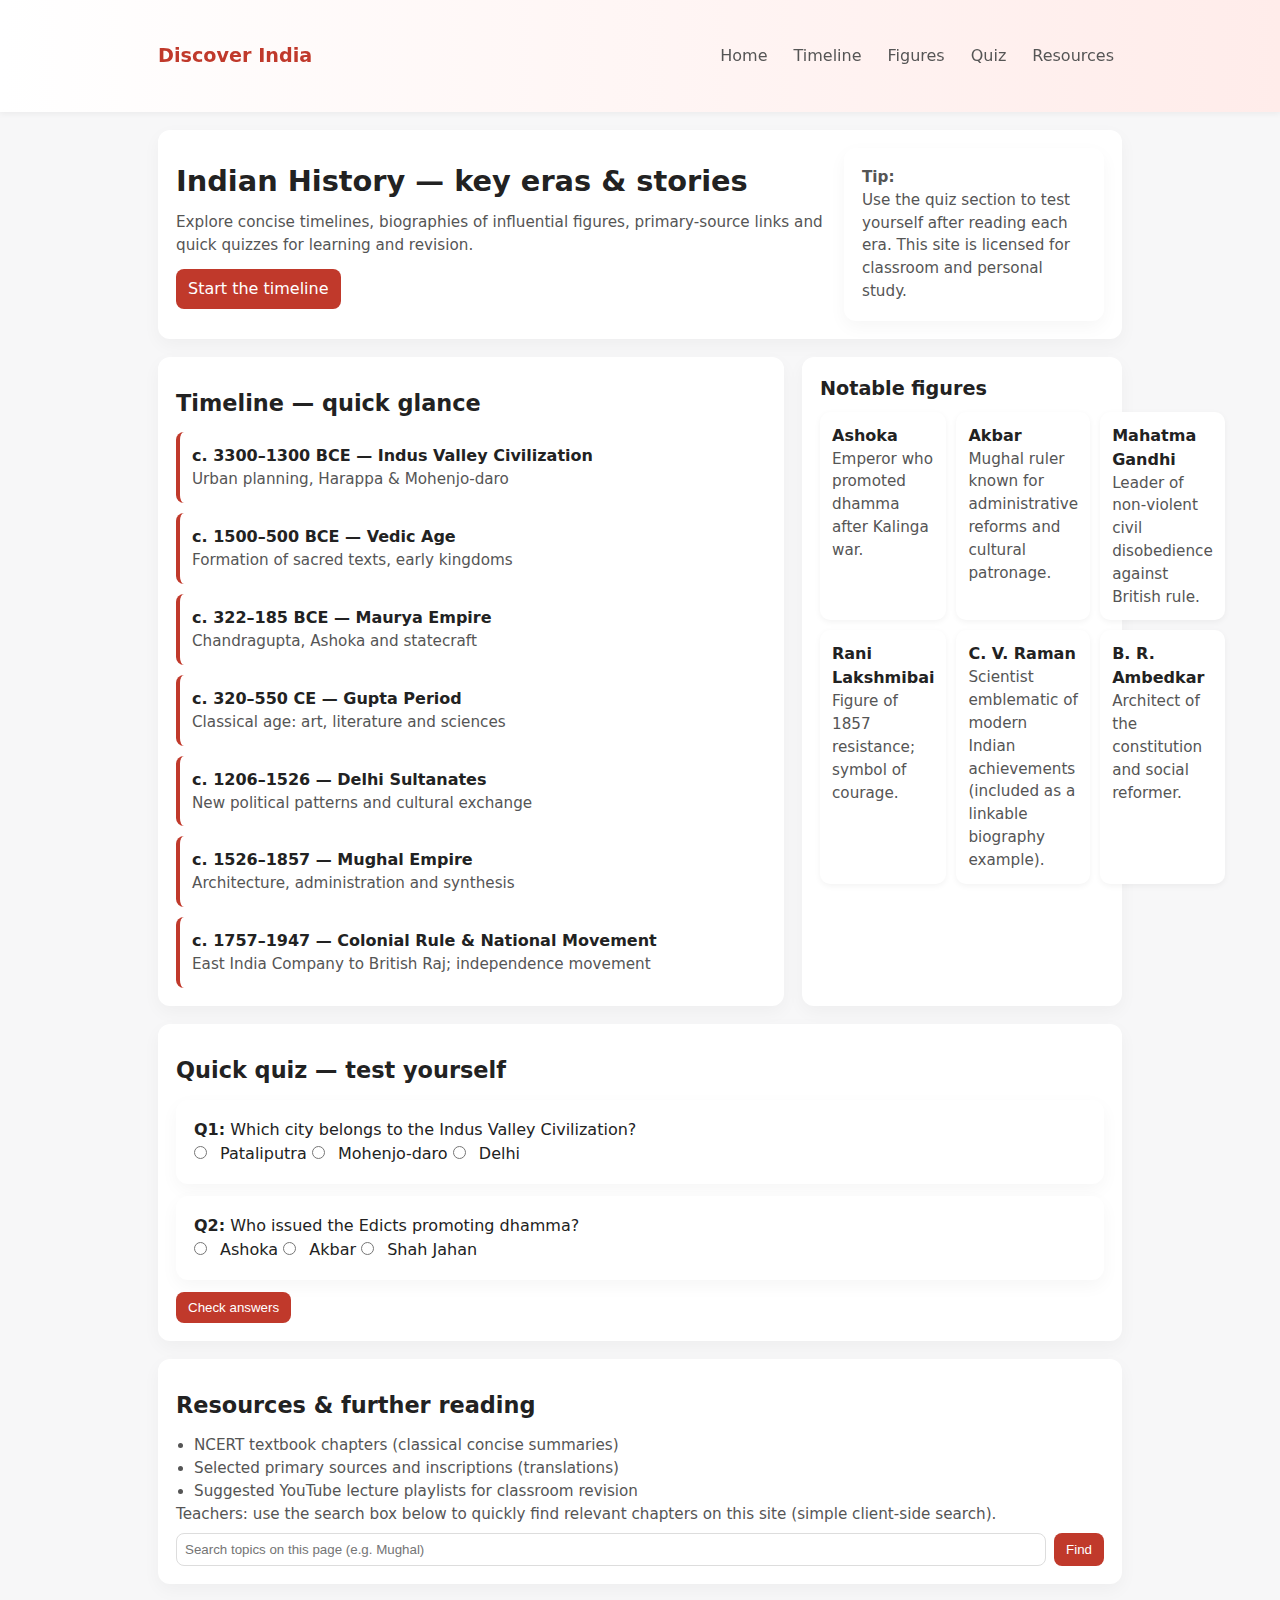
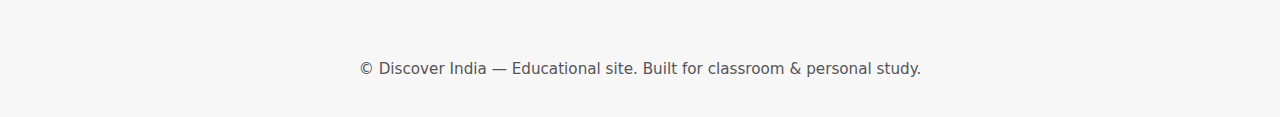
<file: Index.html>
<!doctype html>

<html lang="en">
<head>
  <meta charset="utf-8" />
  <meta name="viewport" content="width=device-width,initial-scale=1" />
  <title>Discover India — Indian History Portal</title>
  <meta name="description" content="A lightweight educational website about Indian History: timelines, biographies, maps, quizzes and resources." />
  <style>
    :root {
      --accent: #c0392b;
      --muted: #555;
      --bg: #f7f7f8;
      --card: #fff;
    }
    * { box-sizing: border-box; margin: 0; padding: 0; }
    body {
      font-family: system-ui, -apple-system, Segoe UI, Roboto, 'Helvetica Neue', Arial, sans-serif;
      line-height: 1.5;
      margin: 0;
      background: var(--bg);
      color: #222;
    }
    header {
      background: linear-gradient(90deg,#fff 0%,#ffecea 100%);
      padding: 18px 20px;
      box-shadow: 0 2px 6px rgba(0,0,0,.05);
      position: sticky;
      top: 0;
      z-index: 10;
    }
    .container { max-width: 1000px; margin: 0 auto; padding: 18px; }
    .brand { font-weight: 700; color: var(--accent); font-size: 1.2rem; }
    nav { display: flex; gap: 10px; align-items: center; }
    nav a { color: var(--muted); text-decoration: none; padding: 8px; border-radius: 8px; transition: background 0.3s; }
    nav a:hover { background: #fff; }.hero { padding: 40px 20px; background: linear-gradient(180deg, rgba(192,57,43,0.06), transparent); }
.grid { display: grid; grid-template-columns: 1fr; gap: 18px; }
@media(min-width:860px) { .grid { grid-template-columns: 1fr 320px; } }
.card { background: var(--card); padding: 18px; border-radius: 12px; box-shadow: 0 6px 18px rgba(0,0,0,.04); }
.timeline { display: flex; flex-direction: column; gap: 10px; }
.event { padding: 12px; border-left: 4px solid var(--accent); background: #fff; border-radius: 8px; }
h1 { margin: 0 0 8px 0; font-size: 1.8rem; }
h2 { margin: 12px 0; font-size: 1.4rem; }
h3 { margin-bottom: 8px; font-size: 1.2rem; }
.small { color: var(--muted); font-size: 0.95rem; }
.people { display: grid; grid-template-columns: repeat(2,1fr); gap: 10px; }
@media(min-width:560px) { .people { grid-template-columns: repeat(3,1fr); } }
.person { padding: 12px; border-radius: 10px; background: #fff; box-shadow: 0 2px 6px rgba(0,0,0,.05); }
footer { padding: 18px; text-align: center; color: var(--muted); font-size: 0.9rem; margin-top: 20px; }
.btn { display: inline-block; padding: 8px 12px; border-radius: 8px; background: var(--accent); color: #fff; text-decoration: none; cursor: pointer; border: none; }
.quiz-row { display: flex; flex-direction: column; gap: 12px; }
input[type=radio] { margin-right: 8px; }
.resources ul { margin: 0; padding-left: 18px; }
.search { display: flex; gap: 8px; margin-top: 8px; }
.search input { flex: 1; padding: 8px; border-radius: 8px; border: 1px solid #ddd; }

@keyframes pulse {
  0% { background-color: #fff; }
  50% { background-color: #ffecea; }
  100% { background-color: #fff; }
}

  </style>
</head>
<body>
  <header>
    <div class="container" style="display:flex;justify-content:space-between;align-items:center">
      <div class="brand">Discover India</div>
      <nav>
        <a href="#home">Home</a>
        <a href="#timeline">Timeline</a>
        <a href="#figures">Figures</a>
        <a href="#quiz">Quiz</a>
        <a href="#resources">Resources</a>
      </nav>
    </div>
  </header>  <main class="container">
    <section id="home" class="hero card">
      <div style="display:flex;gap:20px;align-items:center;flex-wrap:wrap">
        <div style="flex:1;min-width:220px">
          <h1>Indian History — key eras & stories</h1>
          <p class="small">Explore concise timelines, biographies of influential figures, primary-source links and quick quizzes for learning and revision.</p>
          <p style="margin-top:12px"><a class="btn" href="#timeline">Start the timeline</a></p>
        </div>
        <div style="width:260px;min-width:180px">
          <div class="card small" style="background:#fff">
            <strong>Tip:</strong>
            <p class="small">Use the quiz section to test yourself after reading each era. This site is licensed for classroom and personal study.</p>
          </div>
        </div>
      </div>
    </section><div class="grid" style="margin-top:18px">
  <section id="timeline" class="card">
    <h2>Timeline — quick glance</h2>
    <div class="timeline">
      <div class="event"><strong>c. 3300–1300 BCE — Indus Valley Civilization</strong><div class="small">Urban planning, Harappa & Mohenjo‑daro</div></div>
      <div class="event"><strong>c. 1500–500 BCE — Vedic Age</strong><div class="small">Formation of sacred texts, early kingdoms</div></div>
      <div class="event"><strong>c. 322–185 BCE — Maurya Empire</strong><div class="small">Chandragupta, Ashoka and statecraft</div></div>
      <div class="event"><strong>c. 320–550 CE — Gupta Period</strong><div class="small">Classical age: art, literature and sciences</div></div>
      <div class="event"><strong>c. 1206–1526 — Delhi Sultanates</strong><div class="small">New political patterns and cultural exchange</div></div>
      <div class="event"><strong>c. 1526–1857 — Mughal Empire</strong><div class="small">Architecture, administration and synthesis</div></div>
      <div class="event"><strong>c. 1757–1947 — Colonial Rule & National Movement</strong><div class="small">East India Company to British Raj; independence movement</div></div>
    </div>
  </section>

  <aside id="figures" class="card">
    <h3>Notable figures</h3>
    <div class="people">
      <div class="person">
        <strong>Ashoka</strong>
        <div class="small">Emperor who promoted dhamma after Kalinga war.</div>
      </div>
      <div class="person">
        <strong>Akbar</strong>
        <div class="small">Mughal ruler known for administrative reforms and cultural patronage.</div>
      </div>
      <div class="person">
        <strong>Mahatma Gandhi</strong>
        <div class="small">Leader of non‑violent civil disobedience against British rule.</div>
      </div>
      <div class="person">
        <strong>Rani Lakshmibai</strong>
        <div class="small">Figure of 1857 resistance; symbol of courage.</div>
      </div>
      <div class="person">
        <strong>C. V. Raman</strong>
        <div class="small">Scientist emblematic of modern Indian achievements (included as a linkable biography example).</div>
      </div>
      <div class="person">
        <strong>B. R. Ambedkar</strong>
        <div class="small">Architect of the constitution and social reformer.</div>
      </div>
    </div>
  </aside>
</div>

<section class="card" style="margin-top:18px">
  <h2 id="quiz">Quick quiz — test yourself</h2>
  <div id="quiz-area" class="quiz-row">
    <div class="card">
      <div><strong>Q1:</strong> Which city belongs to the Indus Valley Civilization?</div>
      <label><input type="radio" name="q1" value="a"> Pataliputra</label>
      <label><input type="radio" name="q1" value="b"> Mohenjo‑daro</label>
      <label><input type="radio" name="q1" value="c"> Delhi</label>
    </div>

    <div class="card">
      <div><strong>Q2:</strong> Who issued the Edicts promoting dhamma?</div>
      <label><input type="radio" name="q2" value="a"> Ashoka</label>
      <label><input type="radio" name="q2" value="b"> Akbar</label>
      <label><input type="radio" name="q2" value="c"> Shah Jahan</label>
    </div>

    <p><button class="btn" id="check">Check answers</button> <span id="score" style="margin-left:12px"></span></p>
  </div>
</section>

<section id="resources" class="card" style="margin-top:18px">
  <h2>Resources & further reading</h2>
  <div class="resources small">
    <ul>
      <li>NCERT textbook chapters (classical concise summaries)</li>
      <li>Selected primary sources and inscriptions (translations)</li>
      <li>Suggested YouTube lecture playlists for classroom revision</li>
    </ul>
    <p class="small">Teachers: use the search box below to quickly find relevant chapters on this site (simple client‑side search).</p>
    <div class="search">
      <input id="searchbox" placeholder="Search topics on this page (e.g. Mughal)" />
      <button class="btn" id="do-search">Find</button>
    </div>
  </div>
</section>

  </main>  <footer>
    <div class="container small">© Discover India — Educational site. Built for classroom & personal study.</div>
  </footer>  <script>
    document.getElementById('check').addEventListener('click',function(){
      let score=0; if(document.querySelector('input[name=q1]:checked')?.value==='b') score++;
      if(document.querySelector('input[name=q2]:checked')?.value==='a') score++;
      document.getElementById('score').textContent = 'Score: ' + score + ' / 2';
    });

    document.getElementById('do-search').addEventListener('click',function(){
      const q = document.getElementById('searchbox').value.trim().toLowerCase();
      if(!q){alert('Type a search term (e.g. "Ashoka", "Mughal")');return}
      const matches = Array.from(document.querySelectorAll('main')).filter(n=>n.textContent.toLowerCase().includes(q));
      if(matches.length) { matches[0].scrollIntoView({behavior:'smooth'}); matches[0].style.animation='pulse 1s'; setTimeout(()=>matches[0].style.animation='',1200)} else alert('No matching text found on page.');
    });
  </script></body>
</html>
</file>
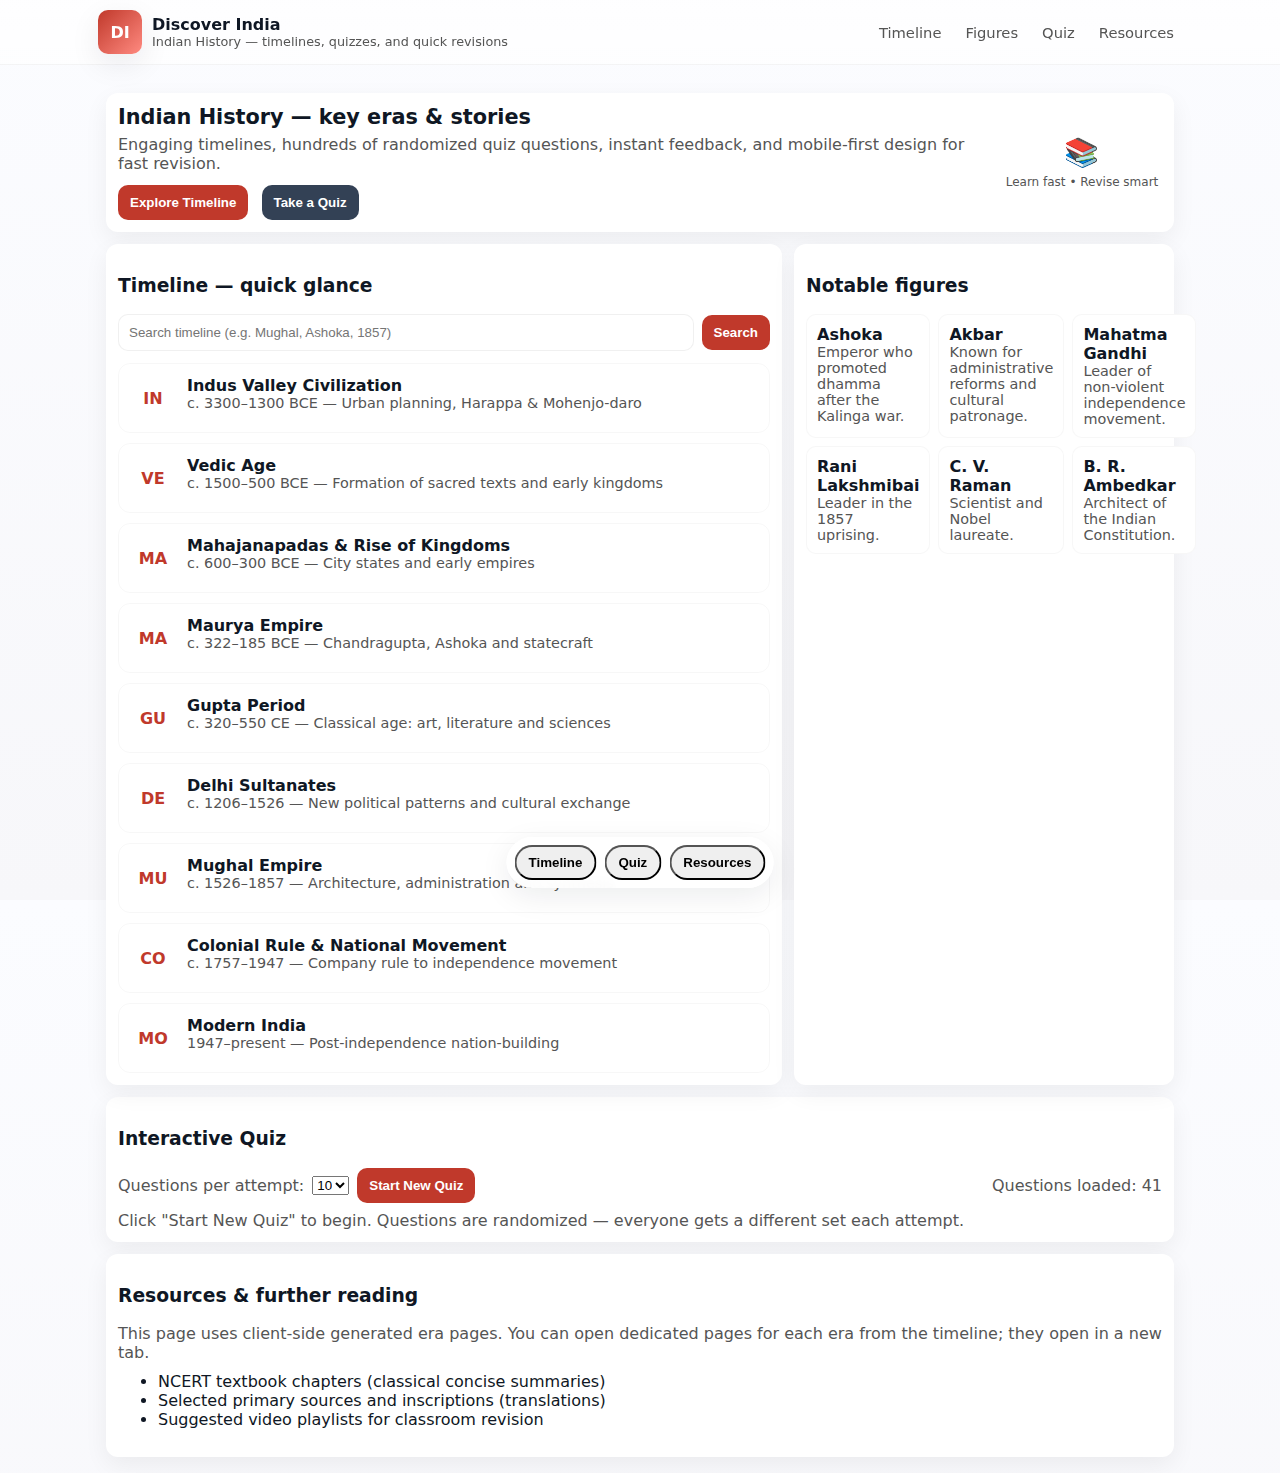
<file: index.html>
<!doctype html>

<html lang="en">
<head>
  <meta charset="utf-8" />
  <meta name="viewport" content="width=device-width,initial-scale=1,viewport-fit=cover" />
  <title>Discover India — Indian History Portal</title>
  <meta name="description" content="A lightweight educational website about Indian History: timelines, biographies, maps, quizzes and resources." />
  <style>
    :root{
      --accent:#c0392b;--muted:#555;--bg:#fbfbfc;--card:#ffffff;--glass:rgba(255,255,255,0.6);
      --radius:14px;--gap:14px;--shadow:0 10px 30px rgba(16,24,40,0.08);
      --max-width:1100px;
    }
    *{box-sizing:border-box}
    html,body{height:100%}
    body{
      margin:0;font-family:Inter, system-ui, -apple-system, 'Segoe UI', Roboto, 'Helvetica Neue', Arial;
      background:linear-gradient(180deg,#fbfcff 0%,#f7f7fa 100%);color:#0f1724;-webkit-font-smoothing:antialiased;-moz-osx-font-smoothing:grayscale;
      -webkit-text-size-adjust:100%;
    }/* Layout */
.wrap{max-width:var(--max-width);margin:0 auto;padding:16px}
header{position:sticky;top:0;backdrop-filter:blur(6px);background:linear-gradient(180deg,rgba(255,255,255,0.72),rgba(255,255,255,0.6));border-bottom:1px solid rgba(0,0,0,0.04);z-index:40}
.header-inner{display:flex;align-items:center;gap:12px;justify-content:space-between;padding:10px 8px}
.brand{display:flex;align-items:center;gap:10px}
.logo{width:44px;height:44px;border-radius:10px;background:linear-gradient(135deg,var(--accent),#ff8a80);box-shadow:var(--shadow);display:flex;align-items:center;justify-content:center;color:#fff;font-weight:700}
.brand h1{font-size:1rem;margin:0}
nav{display:flex;gap:8px;align-items:center}
nav a{font-size:0.92rem;color:var(--muted);text-decoration:none;padding:8px;border-radius:10px}

/* Hero */
.hero{margin-top:12px;background:linear-gradient(180deg,rgba(255,255,255,0.7),rgba(255,255,255,0.9));padding:18px;border-radius:var(--radius);box-shadow:var(--shadow);display:flex;gap:12px;align-items:center}
.hero-left{flex:1}
.hero h2{margin:0 0 6px 0;font-size:1.3rem}
.hero p{margin:0;color:var(--muted)}
.cta{margin-top:12px}

/* Responsive grid */
.grid{display:grid;grid-template-columns:1fr;gap:12px;margin-top:12px}
@media(min-width:880px){.grid{grid-template-columns:2fr 380px}}
.card{background:var(--card);border-radius:12px;padding:12px;box-shadow:0 8px 24px rgba(2,6,23,0.06)}

/* Timeline */
.timeline{display:flex;flex-direction:column;gap:10px}
.timeline-item{display:flex;flex-direction:row;gap:12px;align-items:flex-start;padding:12px;border-radius:12px;border:1px solid rgba(0,0,0,0.03);cursor:pointer}
.ti-bullet{width:44px;height:44px;border-radius:10px;background:linear-gradient(135deg,#fff,min(#fff,#fff));display:flex;align-items:center;justify-content:center;font-weight:700;color:var(--accent);flex-shrink:0}
.ti-body{flex:1}
.ti-title{font-weight:700;font-size:1rem}
.ti-sub{font-size:0.9rem;color:var(--muted)}

/* Figures grid */
.people{display:grid;grid-template-columns:repeat(2,1fr);gap:8px}
@media(min-width:560px){.people{grid-template-columns:repeat(3,1fr)}}
.person{padding:10px;border-radius:10px;background:linear-gradient(180deg,#fff,#fff);border:1px solid rgba(0,0,0,0.03)}

/* Quiz */
.quiz-toolbar{display:flex;gap:8px;align-items:center;flex-wrap:wrap;margin-bottom:8px}
.btn{background:var(--accent);color:#fff;border:none;padding:10px 12px;border-radius:10px;font-weight:600;cursor:pointer}
.muted{color:var(--muted)}
.q-card{padding:12px;border-radius:10px;border:1px solid rgba(0,0,0,0.04);background:linear-gradient(180deg,#fff,#fff)}
.options{display:flex;flex-direction:column;gap:8px;margin-top:8px}
.opt{display:flex;align-items:center;gap:10px;padding:10px;border-radius:10px;border:1px solid rgba(0,0,0,0.04);cursor:pointer}
.opt.correct{background:linear-gradient(90deg,rgba(16,185,129,0.12),rgba(16,185,129,0.06));border-color:rgba(16,185,129,0.3)}
.opt.wrong{background:linear-gradient(90deg,rgba(239,68,68,0.08),rgba(239,68,68,0.04));border-color:rgba(239,68,68,0.25)}
.opt.disabled{opacity:0.7;pointer-events:none}
.feedback{font-weight:700;margin-top:8px}

/* Search */
.search-row{display:flex;gap:8px;align-items:center;margin-top:8px}
.search-row input{flex:1;padding:10px;border-radius:10px;border:1px solid rgba(0,0,0,0.06)}
.highlight{background:linear-gradient(90deg,#fff3cd,#fff9e6);padding:2px 6px;border-radius:6px}

/* bottom nav for mobile */
.bottom-nav{position:fixed;left:50%;transform:translateX(-50%);bottom:12px;background:rgba(255,255,255,0.95);backdrop-filter:blur(6px);display:flex;gap:8px;padding:8px;border-radius:999px;box-shadow:0 8px 30px rgba(15,23,42,0.08);z-index:50}
.bn-item{padding:8px 12px;border-radius:999px;font-weight:600}

/* small screens */
@media(max-width:480px){
  .hero{flex-direction:column;align-items:flex-start}
  .brand h1{font-size:0.92rem}
  .ti-bullet{width:48px;height:48px}
  .wrap{padding:12px}
  .card{padding:10px}
}

/* accessibility */
:focus{outline:3px solid rgba(192,57,43,0.18);outline-offset:2px}

  </style>
</head>
<body>
  <header>
    <div class="wrap header-inner">
      <div class="brand">
        <div class="logo">DI</div>
        <div>
          <h1>Discover India</h1>
          <div style="font-size:0.8rem;color:var(--muted)">Indian History — timelines, quizzes, and quick revisions</div>
        </div>
      </div>
      <nav aria-label="Main navigation">
        <a href="#timeline">Timeline</a>
        <a href="#figures">Figures</a>
        <a href="#quiz">Quiz</a>
        <a href="#resources">Resources</a>
      </nav>
    </div>
  </header>  <main class="wrap" id="main">
    <section class="hero card" aria-labelledby="hero-title">
      <div class="hero-left">
        <h2 id="hero-title">Indian History — key eras & stories</h2>
        <p class="muted">Engaging timelines, hundreds of randomized quiz questions, instant feedback, and mobile-first design for fast revision.</p>
        <div class="cta" style="margin-top:12px">
          <button class="btn" onclick="document.getElementById('timeline').scrollIntoView({behavior:'smooth'})">Explore Timeline</button>
          <button class="btn" style="background:#334155;margin-left:8px" onclick="document.getElementById('quiz').scrollIntoView({behavior:'smooth'})">Take a Quiz</button>
        </div>
      </div>
      <div style="width:160px;display:flex;align-items:center;justify-content:center">
        <div style="text-align:center">
          <div style="font-size:28px;font-weight:800;color:var(--accent)">📚</div>
          <div class="muted" style="font-size:12px;margin-top:6px">Learn fast • Revise smart</div>
        </div>
      </div>
    </section><div class="grid">
  <section id="timeline" class="card" aria-labelledby="timeline-heading">
    <h3 id="timeline-heading">Timeline — quick glance</h3>
    <div style="margin-top:8px" class="search-row">
      <input id="timeline-search" placeholder="Search timeline (e.g. Mughal, Ashoka, 1857)" aria-label="Search timeline" />
      <button class="btn" onclick="doTimelineSearch()">Search</button>
    </div>
    <div style="margin-top:12px" class="timeline" id="timeline-list" role="list">
      <!-- timeline items injected by JS -->
    </div>
  </section>

  <aside id="figures" class="card" aria-labelledby="figures-heading">
    <h3 id="figures-heading">Notable figures</h3>
    <div style="margin-top:8px" class="people" id="figures-list">
      <!-- figures injected by JS -->
    </div>
  </aside>

</div>

<section id="quiz" class="card" style="margin-top:12px" aria-labelledby="quiz-heading">
  <h3 id="quiz-heading">Interactive Quiz</h3>
  <div class="quiz-toolbar">
    <label class="muted">Questions per attempt:</label>
    <select id="quiz-count">
      <option value="5">5</option>
      <option value="10" selected>10</option>
      <option value="20">20</option>
    </select>
    <button class="btn" id="start-quiz">Start New Quiz</button>
    <div style="margin-left:auto" class="muted" id="quiz-stats">Questions loaded: <span id="bank-size">0</span></div>
  </div>

  <div id="quiz-area">
    <div class="muted">Click "Start New Quiz" to begin. Questions are randomized — everyone gets a different set each attempt.</div>
  </div>
</section>

<section id="resources" class="card" style="margin-top:12px">
  <h3>Resources & further reading</h3>
  <div style="margin-top:8px" class="muted">This page uses client-side generated era pages. You can open dedicated pages for each era from the timeline; they open in a new tab.</div>
  <ul style="margin-top:10px">
    <li>NCERT textbook chapters (classical concise summaries)</li>
    <li>Selected primary sources and inscriptions (translations)</li>
    <li>Suggested video playlists for classroom revision</li>
  </ul>
</section>

  </main>  <div class="bottom-nav" role="navigation" aria-label="Quick actions">
    <button class="bn-item" onclick="document.getElementById('timeline').scrollIntoView({behavior:'smooth'})">Timeline</button>
    <button class="bn-item" onclick="document.getElementById('quiz').scrollIntoView({behavior:'smooth'})">Quiz</button>
    <button class="bn-item" onclick="document.getElementById('resources').scrollIntoView({behavior:'smooth'})">Resources</button>
  </div>  <script>
    /*******************************
     * Data (eras & figures)
     *******************************/
    const ERAS = [
      {id:'indus',title:'Indus Valley Civilization',period:'c. 3300–1300 BCE',desc:'Urban planning, Harappa & Mohenjo-daro'},
      {id:'vedic',title:'Vedic Age',period:'c. 1500–500 BCE',desc:'Formation of sacred texts and early kingdoms'},
      {id:'mahajanapada',title:'Mahajanapadas & Rise of Kingdoms',period:'c. 600–300 BCE',desc:'City states and early empires'},
      {id:'maurya',title:'Maurya Empire',period:'c. 322–185 BCE',desc:'Chandragupta, Ashoka and statecraft'},
      {id:'gupta',title:'Gupta Period',period:'c. 320–550 CE',desc:'Classical age: art, literature and sciences'},
      {id:'sultanate',title:'Delhi Sultanates',period:'c. 1206–1526',desc:'New political patterns and cultural exchange'},
      {id:'mughal',title:'Mughal Empire',period:'c. 1526–1857',desc:'Architecture, administration and synthesis'},
      {id:'colonial',title:'Colonial Rule & National Movement',period:'c. 1757–1947',desc:'Company rule to independence movement'},
      {id:'modern',title:'Modern India',period:'1947–present',desc:'Post-independence nation-building'}
    ];

    const FIGURES = [
      {name:'Ashoka',era:'Maurya',note:'Emperor who promoted dhamma after the Kalinga war.'},
      {name:'Akbar',era:'Mughal',note:'Known for administrative reforms and cultural patronage.'},
      {name:'Mahatma Gandhi',era:'Modern',note:'Leader of non-violent independence movement.'},
      {name:'Rani Lakshmibai',era:'Colonial',note:'Leader in the 1857 uprising.'},
      {name:'C. V. Raman',era:'Modern',note:'Scientist and Nobel laureate.'},
      {name:'B. R. Ambedkar',era:'Modern',note:'Architect of the Indian Constitution.'}
    ];

    /*******************************
     * Programmatically generate a large question bank
     * so "hundreds" of questions exist without listing them manually.
     *******************************/
    const eraNames = ERAS.map(e=>e.title);
    const figureNames = FIGURES.map(f=>f.name);
    const cities = ['Mohenjo-daro','Harappa','Pataliputra','Taxila','Ujjain','Delhi','Calicut','Agra','Varanasi','Madurai'];

    // Simple templates
    const templates = [
      q=>({q:`Which city is associated with the ${q.era}?`,opts:shuffle([q.city,randomFrom(cities),randomFrom(cities)]),a:q.city}),
      q=>({q:`In which period did the ${q.era} take place?`,opts:shuffle([q.period,randomFrom(ERAS).period,randomFrom(ERAS).period]),a:q.period}),
      q=>({q:`Who is a notable figure from the ${q.era}?`,opts:shuffle([q.figure,randomFrom(figureNames),randomFrom(figureNames)]),a:q.figure}),
      q=>({q:`Which of these is true about the ${q.era}?`,opts:shuffle([q.desc,randomFrom(ERAS).desc,randomFrom(ERAS).desc]),a:q.desc}),
    ];

    function randomFrom(arr){return arr[Math.floor(Math.random()*arr.length)]}
    function shuffle(arr){return arr.slice().sort(()=>Math.random()-0.5)}

    // Build bank
    let questionBank = [];
    ERAS.forEach((era,i)=>{
      const city = cities[i % cities.length];
      const relatedFigures = FIGURES.filter(f=>f.era.toLowerCase().includes(era.title.split(' ')[0].toLowerCase()));
      const figure = relatedFigures.length? relatedFigures[0].name : randomFrom(figureNames);
      const base = {era:era.title,period:era.period,desc:era.desc,city,figure};
      // generate multiple from templates
      for(let t=0;t<30;t++){
        const temp = templates[t % templates.length];
        questionBank.push(temp(base));
      }
    });

    // add some handcrafted classic MCQs
    const handcrafted = [
      {q:'Which ancient script is associated with the Indus Valley?',opts:['Harappan script','Brahmi','Devanagari'],a:'Harappan script'},
      {q:'Who wrote the Arthashastra?',opts:['Chanakya','Kalidasa','Kautilya'],a:'Chanakya'},
      {q:'The battle of Plassey was fought in?',opts:['1757','1857','1947'],a:'1757'},
      {q:'Who was the first President of India?',opts:['Rajendra Prasad','Dr. S. Radhakrishnan','Zakir Hussain'],a:'Rajendra Prasad'},
      {q:'Which monument was built by Shah Jahan?',opts:['Taj Mahal','Qutub Minar','Gateway of India'],a:'Taj Mahal'}
    ];
    questionBank = questionBank.concat(handcrafted);

    // dedupe and finalize
    questionBank = Array.from(new Map(questionBank.map(q=>[q.q+q.a, q]))).map(k=>k[1]);

    // expose bank size
    document.getElementById('bank-size').textContent = questionBank.length;

    /*******************************
     * Render timeline and figures
     *******************************/
    const timelineList = document.getElementById('timeline-list');
    ERAS.forEach(era=>{
      const item = document.createElement('div');
      item.className = 'timeline-item';
      item.setAttribute('role','listitem');
      item.innerHTML = `
        <div class="ti-bullet">${era.title.split(' ')[0].slice(0,2).toUpperCase()}</div>
        <div class="ti-body">
          <div class="ti-title">${era.title}</div>
          <div class="ti-sub">${era.period} — ${era.desc}</div>
        </div>
      `;
      item.addEventListener('click',()=>openEraPage(era));
      timelineList.appendChild(item);
    });

    const figuresList = document.getElementById('figures-list');
    FIGURES.forEach(f=>{
      const el = document.createElement('div'); el.className='person';
      el.innerHTML = `<strong>${f.name}</strong><div class="muted" style="font-size:0.9rem">${f.note}</div>`;
      figuresList.appendChild(el);
    });

    /*******************************
     * Era page generator (opens in new tab as data URL)
     *******************************/
    function openEraPage(era){
      const html = `<!doctype html><html><head><meta charset="utf-8"><meta name="viewport" content="width=device-width,initial-scale=1"><title>${escapeHtml(era.title)}</title><style>body{font-family:Arial,Helvetica,sans-serif;padding:18px;background:#fbfbfd;color:#0b1220}header{display:flex;gap:12px;align-items:center}h1{margin-top:12px}section{margin-top:12px;padding:12px;background:#fff;border-radius:10px;box-shadow:0 6px 18px rgba(2,6,23,0.06)}</style></head><body><header><a href="javascript:window.close()" style="padding:8px 12px;border-radius:8px;background:#eee;text-decoration:none;color:#111">Close</a><h1>${escapeHtml(era.title)}</h1></header><section><strong>Period:</strong> ${escapeHtml(era.period)}<p style="margin-top:8px">${escapeHtml(era.desc)}</p><h3>Suggested topics to read</h3><ul><li>Major political developments</li><li>Society & economy</li><li>Art & culture</li><li>Primary sources & inscriptions</li></ul></section></body></html>`;const url = 'data:text/html;charset=utf-8,'+encodeURIComponent(html);
  window.open(url,'_blank');
}
function escapeHtml(s){return (s+'').replace(/[&<>"']/g,c=>({"&":"&amp;","<":"&lt;",">":"&gt;","\"":"&quot;","'":"&#39;"}[c]))}

/*******************************
 * Timeline search (improved)
 *******************************/
function doTimelineSearch(){
  const q = document.getElementById('timeline-search').value.trim().toLowerCase();
  if(!q){alert('Type something to search the timeline.');return}
  const items = Array.from(document.querySelectorAll('.timeline-item'));
  let found=false; let first=null; let count=0;
  items.forEach(it=>{
    const text = it.textContent.toLowerCase();
    if(text.includes(q)){
      it.style.borderColor='rgba(192,57,43,0.12)'; it.style.boxShadow='0 6px 18px rgba(192,57,43,0.06)';
      count++; if(!first){first=it}
    } else { it.style.borderColor='rgba(0,0,0,0.03)'; it.style.boxShadow='none'; }
  });
  if(first){ first.scrollIntoView({behavior:'smooth',block:'center'}); found=true }
  alert(found? (count + ' matches found in timeline') : 'No matches in timeline');
}

/*******************************
 * Quiz engine
 *******************************/
const quizArea = document.getElementById('quiz-area');
document.getElementById('start-quiz').addEventListener('click',startQuiz);

function startQuiz(){
  const n = parseInt(document.getElementById('quiz-count').value,10)||10;
  const pool = shuffle(questionBank).slice(0, Math.min(questionBank.length, 1000));
  const questions = pool.slice(0,n).map(q=>({...q}));
  renderQuiz(questions);
}

function renderQuiz(questions){
  quizArea.innerHTML='';
  let current=0; let correct=0;
  const total = questions.length;

  const container = document.createElement('div'); container.className='q-card';

  const header = document.createElement('div'); header.style.display='flex'; header.style.justifyContent='space-between';
  const title = document.createElement('div'); title.innerHTML = `<strong>Question <span id=qn>1</span> / ${total}</strong>`;
  const score = document.createElement('div'); score.className='muted'; score.id='live-score'; score.textContent = `Score: 0`;
  header.appendChild(title); header.appendChild(score);
  container.appendChild(header);

  const qtext = document.createElement('div'); qtext.style.marginTop='12px'; qtext.id='qtext'; container.appendChild(qtext);
  const opts = document.createElement('div'); opts.className='options'; opts.id='opts'; container.appendChild(opts);

  const nav = document.createElement('div'); nav.style.display='flex'; nav.style.gap='8px'; nav.style.marginTop='12px';
  const btnNext = document.createElement('button'); btnNext.className='btn'; btnNext.textContent='Next'; btnNext.disabled=true;
  const btnPrev = document.createElement('button'); btnPrev.className='btn'; btnPrev.textContent='Prev'; btnPrev.style.background='#64748b';
  const showAnswer = document.createElement('button'); showAnswer.className='btn'; showAnswer.textContent='Show Answer'; showAnswer.style.background='#06b6d4';
  nav.appendChild(btnPrev); nav.appendChild(showAnswer); nav.appendChild(btnNext);
  container.appendChild(nav);

  const resultBox = document.createElement('div'); resultBox.style.marginTop='12px'; container.appendChild(resultBox);

  quizArea.appendChild(container);

  const state = {questions,answers:Array(questions.length).fill(null)};
  function load(i){
    const item = state.questions[i];
    document.getElementById('qn').textContent = (i+1);
    qtext.innerHTML = '<div style="font-weight:700">'+escapeHtml(item.q)+'</div>';
    opts.innerHTML = '';
    item.opts.forEach(opt=>{
      const o = document.createElement('div'); o.className='opt';
      o.tabIndex=0;
      o.innerHTML = `<div>${escapeHtml(opt)}</div>`;
      o.addEventListener('click',()=>selectOpt(opt,o,i));
      o.addEventListener('keydown',e=>{ if(e.key==='Enter') selectOpt(opt,o,i) });
      opts.appendChild(o);
    });
    btnNext.disabled = (i===state.questions.length-1);
    btnPrev.disabled = (i===0);
    resultBox.innerHTML = '';
  }

  function selectOpt(opt,el,index){
    // disable other opts
    Array.from(opts.children).forEach(ch=>ch.classList.add('disabled'));
        const correctAnswer = state.questions[index].a;
        if(opt === correctAnswer){ el.classList.add('correct'); resultBox.innerHTML = '<div class="feedback" style="color:rgb(16,185,129)">Correct ✅</div>'; if(state.answers[index]!==true){ correct++; state.answers[index]=true } }
        else { el.classList.add('wrong'); resultBox.innerHTML = `<div class="feedback" style="color:rgb(239,68,68)">Wrong ❌ — correct: <span class="highlight">${escapeHtml(correctAnswer)}</span></div>`; if(state.answers[index]!==true){ state.answers[index]=false } }
        document.getElementById('live-score').textContent = `Score: ${correct}`;
        btnNext.disabled=false;
      }

      btnNext.addEventListener('click',()=>{ if(current < state.questions.length-1){ current++; load(current) } else finish() });
      btnPrev.addEventListener('click',()=>{ if(current>0){ current--; load(current) } });
      showAnswer.addEventListener('click',()=>{
        const ca = state.questions[current].a; resultBox.innerHTML = `<div class="feedback">Answer: <span class="highlight">${escapeHtml(ca)}</span></div>`;
      });

      function finish(){
        quizArea.innerHTML = `<div class="card"><h3>Quiz finished</h3><p class="muted">You scored <strong>${correct}</strong> out of <strong>${total}</strong>.</p><p><button class='btn' id='retry'>Retry</button> <button class='btn' id='new'>New Quiz</button></p></div>`;
        document.getElementById('retry').addEventListener('click',()=>renderQuiz(questions));
        document.getElementById('new').addEventListener('click',startQuiz);
      }

      // initial
      load(0);
    }

    // Utility
    function escapeHtml(s){return (s+'').replace(/[&<>"']/g,function(c){return {'&':'&amp;','<':'&lt;','>':'&gt;','"':'&quot;',"'":'&#39;'}[c]})}

    // initial bank display
    document.getElementById('bank-size').textContent = questionBank.length;

    // ensure at least one question in bank
    if(questionBank.length===0){questionBank.push({q:'Which city belongs to the Indus Valley Civilization?',opts:['Pataliputra','Mohenjo-daro','Delhi'],a:'Mohenjo-daro'});document.getElementById('bank-size').textContent=1}

  </script>
</body>
</html>
</file>
